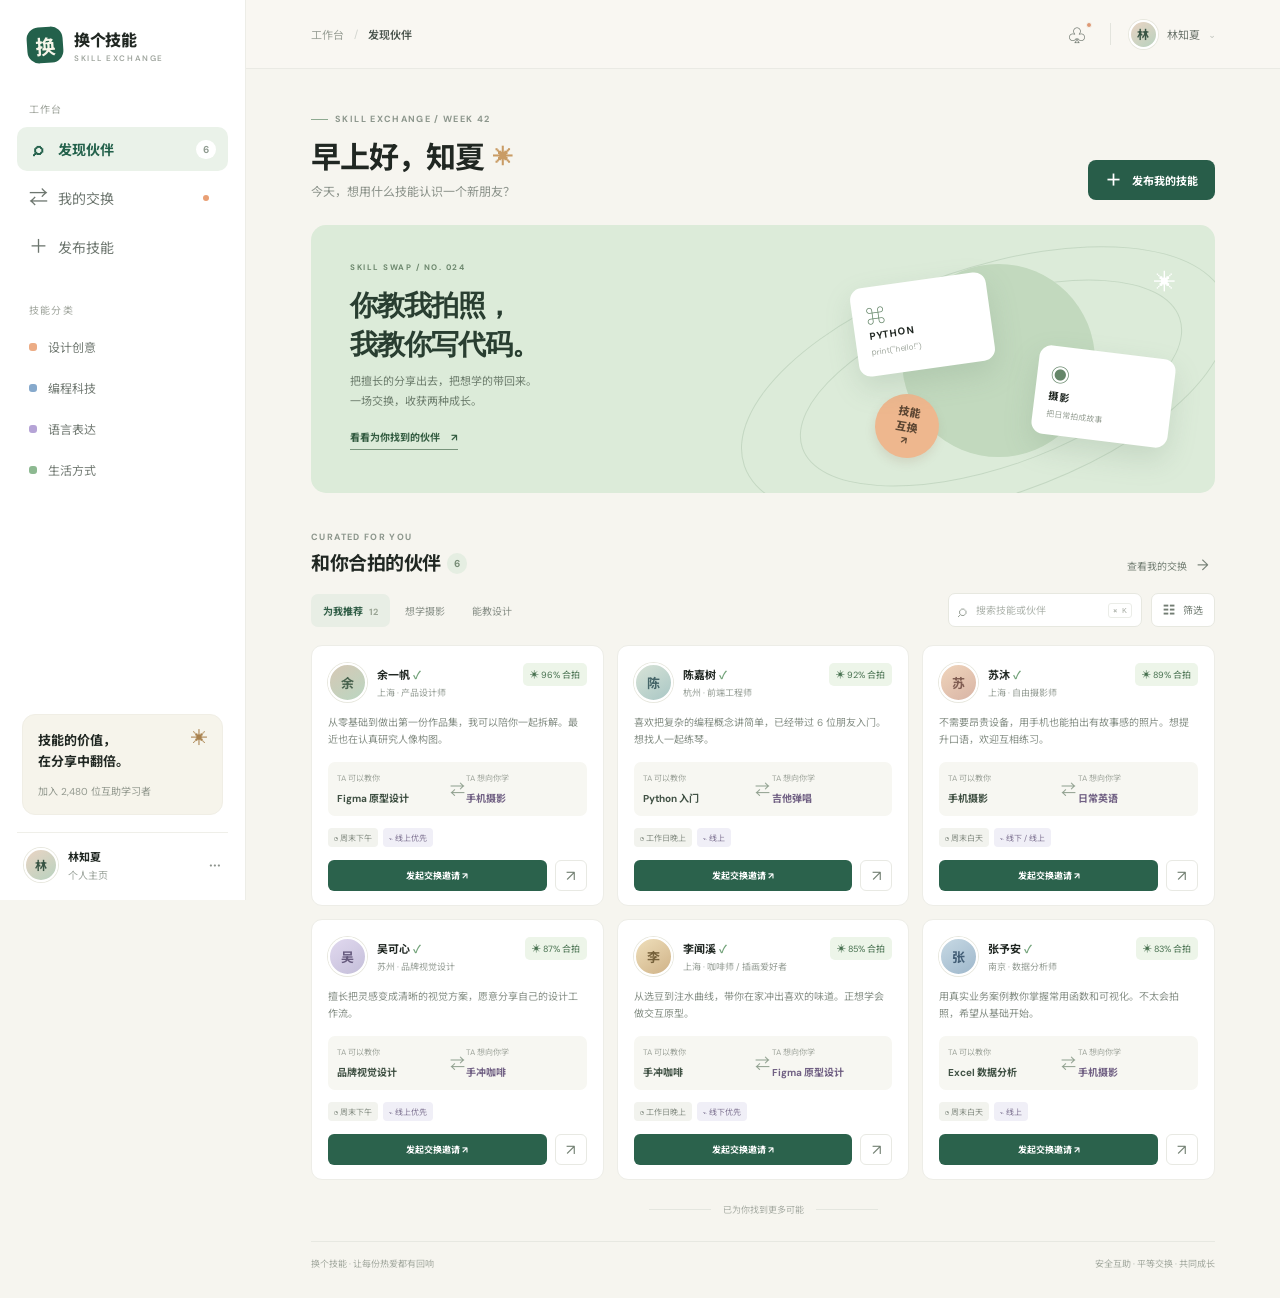
<file: index.html>
<!doctype html>
<html lang="zh-CN">
<head>
  <meta charset="UTF-8">
  <meta name="viewport" content="width=device-width, initial-scale=1">
  <meta name="theme-color" content="#f6f5ef">
  <title>换个技能 · 让擅长的遇见想学的</title>
  <link rel="preconnect" href="https://fonts.googleapis.com">
  <link rel="preconnect" href="https://fonts.gstatic.com" crossorigin>
  <link href="https://fonts.googleapis.com/css2?family=DM+Sans:wght@400;500;600;700&family=Noto+Sans+SC:wght@400;500;600;700;800&display=swap" rel="stylesheet">
  <link rel="stylesheet" href="styles.css">
</head>
<body>
  <div class="app-shell">
    <aside class="sidebar">
      <a class="brand" href="#discover" aria-label="换个技能首页"><span class="brand-mark">换</span><span>换个技能<small>SKILL EXCHANGE</small></span></a>
      <div class="side-label">工作台</div>
      <nav class="side-nav" aria-label="主导航">
        <button class="nav-item active" data-page="discover"><span class="nav-icon">⌕</span>发现伙伴 <span class="nav-count">12</span></button>
        <button class="nav-item" data-page="exchanges"><span class="nav-icon">⇄</span>我的交换 <span class="nav-dot"></span></button>
        <button class="nav-item" data-page="publish"><span class="nav-icon">＋</span>发布技能</button>
      </nav>
      <div class="side-label explore-label">技能分类</div>
      <div class="category-list">
        <button data-category="设计创意"><i class="category-dot peach"></i>设计创意</button>
        <button data-category="编程科技"><i class="category-dot blue"></i>编程科技</button>
        <button data-category="语言表达"><i class="category-dot lilac"></i>语言表达</button>
        <button data-category="生活方式"><i class="category-dot green"></i>生活方式</button>
      </div>
      <div class="sidebar-bottom">
        <div class="community-note"><span class="spark">✳</span><b>技能的价值，<br>在分享中翻倍。</b><small>加入 2,480 位互助学习者</small></div>
        <button class="profile-mini" data-page="profile"><span class="avatar avatar-me">林</span><span><b>林知夏</b><small>个人主页</small></span><span class="more">···</span></button>
      </div>
    </aside>

    <main class="main-area">
      <header class="topbar">
        <div class="crumb"><span>工作台</span><b>/</b><strong id="crumb-current">发现伙伴</strong></div>
        <div class="top-actions"><button class="icon-button" aria-label="通知">♧<i></i></button><span class="top-divider"></span><span class="top-user"><span class="avatar avatar-me">林</span><span>林知夏</span><span class="chevron">⌄</span></span></div>
      </header>

      <section class="page active" id="page-discover">
        <div class="welcome-row"><div><div class="eyebrow"><span class="eyebrow-line"></span>SKILL EXCHANGE / WEEK 42</div><h1>早上好，知夏 <span class="wave">✳</span></h1><p>今天，想用什么技能认识一个新朋友？</p></div><button class="button button-dark" data-page="publish"><span>＋</span> 发布我的技能</button></div>
        <section class="hero-card">
          <div class="hero-copy"><span class="hero-kicker">SKILL SWAP / NO. 024</span><h2>你教我拍照，<br>我教你写代码。</h2><p>把擅长的分享出去，把想学的带回来。<br>一场交换，收获两种成长。</p><button class="hero-cta" data-scroll="matches">看看为你找到的伙伴 <span>↗</span></button></div>
          <div class="hero-art" aria-hidden="true"><div class="orbit orbit-one"></div><div class="orbit orbit-two"></div><div class="art-sun"></div><div class="art-card art-code"><span>⌘</span><b>PYTHON</b><small>print("hello!")</small></div><div class="art-card art-camera"><span>◉</span><b>摄影</b><small>把日常拍成故事</small></div><div class="art-sticker">技能<br>互换 <span>↗</span></div><div class="art-sparkle">✳</div></div>
        </section>
        <div class="section-title-row" id="matches"><div><div class="eyebrow">CURATED FOR YOU</div><h2>和你合拍的伙伴 <span class="result-num">12</span></h2></div><button class="text-button" data-page="exchanges">查看我的交换 <span>→</span></button></div>
        <div class="filter-row"><div class="filter-tabs"><button class="filter-tab selected" data-filter="all">为我推荐 <span>12</span></button><button class="filter-tab" data-filter="teach">想学摄影</button><button class="filter-tab" data-filter="learn">能教设计</button></div><label class="search-box"><span>⌕</span><input id="search-input" type="search" placeholder="搜索技能或伙伴"><kbd>⌘ K</kbd></label><button class="filter-button" id="filter-button">☷ <span>筛选</span></button></div>
        <div class="match-grid" id="match-grid"></div>
        <div class="load-row"><span></span><small>已为你找到更多可能</small><span></span></div>
        <footer class="page-footer"><span>换个技能 · 让每份热爱都有回响</span><span>安全互助 · 平等交换 · 共同成长</span></footer>
      </section>

      <section class="page" id="page-exchanges">
        <div class="page-heading"><div><div class="eyebrow"><span class="eyebrow-line"></span>YOUR LEARNING JOURNEY</div><h1>我的交换</h1><p>每一次互相成就，都从一个小小的约定开始。</p></div><button class="button button-dark" data-page="publish"><span>＋</span> 发布技能</button></div>
        <div class="stats-row"><div class="stat-card"><span>进行中的交换</span><b>02</b><small>本周安排了 3 次学习</small></div><div class="stat-card"><span>等待回应</span><b>03</b><small>新的连接正在发生</small></div><div class="stat-card"><span>累计互助时长</span><b>8.5<em>小时</em></b><small>比上个月多了 2 小时</small></div></div>
        <div class="section-title-row exchange-heading"><div><div class="eyebrow">KEEP THE MOMENTUM</div><h2>交换进度</h2></div></div>
        <div class="exchange-tabs"><button class="exchange-tab selected" data-state="active">进行中 <span>2</span></button><button class="exchange-tab" data-state="pending">待回应 <span>3</span></button><button class="exchange-tab" data-state="done">已完成 <span>4</span></button></div>
        <div id="exchange-list" class="exchange-list"></div>
      </section>

      <section class="page" id="page-publish">
        <div class="page-heading"><div><div class="eyebrow"><span class="eyebrow-line"></span>GIVE A LITTLE, LEARN A LOT</div><h1>发布你的技能</h1><p>你不需要是专家，只要比对方多走过几步。</p></div><div class="step-indicator"><span class="step-current">01</span><span class="step-line"></span><span>02</span><span class="step-line"></span><span>03</span></div></div>
        <div class="publish-layout"><form id="publish-form" class="publish-form"><div class="form-card"><div class="form-section-heading"><span class="form-icon peach-bg">↗</span><div><h2>我可以教</h2><p>分享你愿意带别人入门的技能</p></div><span class="required">必填</span></div><label class="field-label">技能名称 <span>*</span></label><div class="skill-input-wrap"><span>✳</span><input required name="teach" placeholder="例如：手机摄影、Excel 数据分析"></div><div class="suggestion-chips"><button type="button" data-fill="teach" data-value="手机摄影">手机摄影</button><button type="button" data-fill="teach" data-value="Figma 原型设计">Figma 原型设计</button><button type="button" data-fill="teach" data-value="Python 入门">Python 入门</button></div><label class="field-label">你的熟练程度</label><div class="level-options"><label><input type="radio" name="teachLevel" value="入门" checked><span>刚刚上手</span></label><label><input type="radio" name="teachLevel" value="熟练"><span>熟练应用</span></label><label><input type="radio" name="teachLevel" value="擅长"><span>经验丰富</span></label></div><label class="field-label">你能带对方做到什么？</label><textarea name="teachDesc" placeholder="例如：从构图和光线开始，带你拍出第一组满意的街拍照片。" rows="3"></textarea></div>
          <div class="form-card"><div class="form-section-heading"><span class="form-icon lilac-bg">↓</span><div><h2>我想学</h2><p>告诉伙伴你最近好奇的事</p></div><span class="optional">可选</span></div><label class="field-label">想学习的技能</label><div class="skill-input-wrap"><span>⌕</span><input name="learn" placeholder="例如：吉他弹唱、日常英语"></div><div class="suggestion-chips"><button type="button" data-fill="learn" data-value="吉他弹唱">吉他弹唱</button><button type="button" data-fill="learn" data-value="日常英语">日常英语</button><button type="button" data-fill="learn" data-value="烘焙甜点">烘焙甜点</button></div><label class="field-label">希望的交换方式</label><div class="format-options"><label><input type="radio" name="format" value="线上" checked><span>⌁ 线上视频</span></label><label><input type="radio" name="format" value="线下"><span>⌖ 线下见面</span></label><label><input type="radio" name="format" value="都可以"><span>✳ 都可以</span></label></div></div>
          <div class="form-card availability-card"><div class="form-section-heading"><span class="form-icon green-bg">◷</span><div><h2>什么时候方便？</h2><p>让匹配更容易发生</p></div></div><div class="availability-options"><label><input type="checkbox" name="time" value="工作日晚上"><span>工作日晚上</span></label><label><input type="checkbox" name="time" value="周末白天"><span>周末白天</span></label><label><input type="checkbox" name="time" value="周末晚上"><span>周末晚上</span></label></div></div><div class="form-actions"><button class="button button-light" type="button" data-page="discover">先逛逛</button><button class="button button-dark" type="submit">发布并寻找伙伴 <span>→</span></button></div></form>
          <aside class="publish-aside"><div class="preview-card"><div class="preview-label">伙伴会看到</div><div class="preview-person"><span class="avatar avatar-me">林</span><span><b>林知夏</b><small>上海 · 线上优先</small></span><span class="verified">✓</span></div><div class="preview-skills"><small>我可以教</small><div id="preview-teach" class="preview-skill teach-skill">你的技能会显示在这里</div><small>我想学</small><div id="preview-learn" class="preview-skill learn-skill">添加想学的技能（可选）</div></div><div class="preview-match"><span>✳</span><div><b>填写越具体，匹配越合拍</b><small>说说你的经验和期待吧</small></div></div></div><div class="trust-note"><span>♡</span><p><b>友好提醒</b><br>互换以平等自愿为原则。先通过站内消息沟通，确认期待和安排，再开始第一次体验。</p></div></aside></div>
      </section>

      <section class="page" id="page-profile"><div class="page-heading"><div><div class="eyebrow">YOUR PROFILE</div><h1>个人主页</h1><p>让伙伴认识真实的你。</p></div></div><div class="profile-panel"><span class="avatar avatar-me large">林</span><div><h2>林知夏</h2><p>上海 · 设计爱好者 · 线上优先</p><div class="skill-pills"><span>可教：Figma 原型设计</span><span>想学：手机摄影</span></div></div><button class="button button-light" id="edit-profile">编辑资料</button></div></section>
    </main>
  </div>
  <dialog id="match-dialog" class="match-dialog"><button class="dialog-close" aria-label="关闭">×</button><div id="dialog-content"></div></dialog>
  <dialog id="invite-dialog" class="invite-dialog"><button class="dialog-close" aria-label="关闭">×</button><div id="invite-content"></div></dialog>
  <div class="toast" id="toast" role="status"></div>
  <script src="app.js"></script>
</body>
</html>
</file>
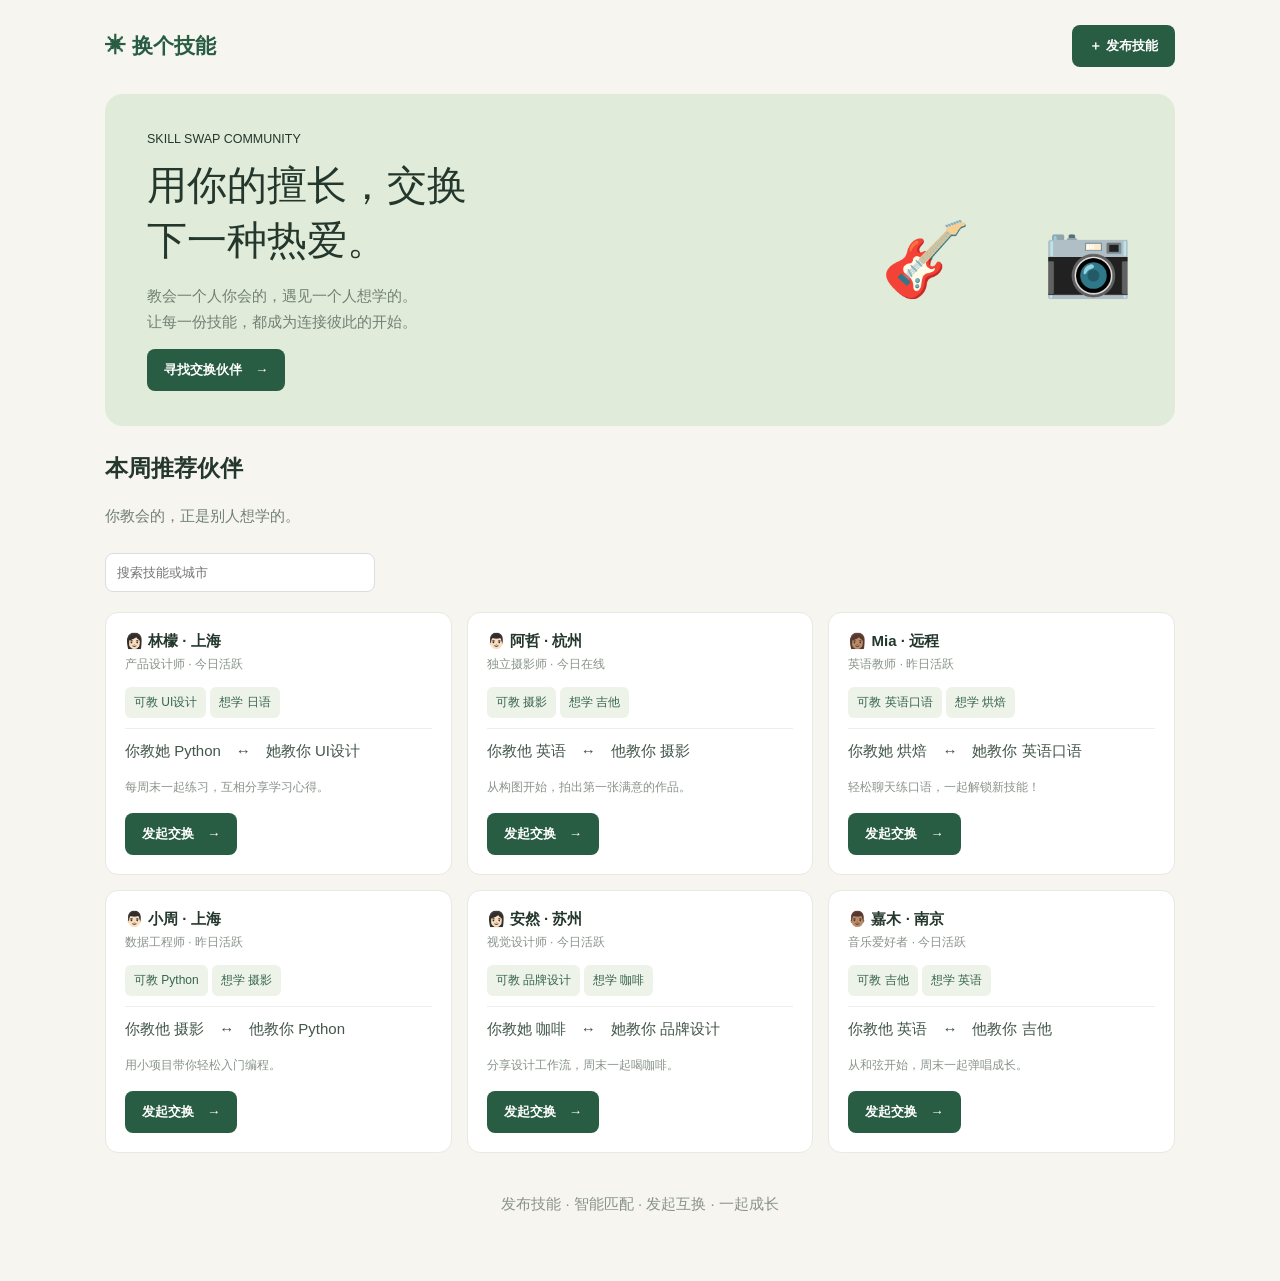
<file: previous-demo.html>
<!doctype html><html lang="zh-CN"><meta charset="utf-8"><meta name="viewport" content="width=device-width,initial-scale=1"><title>换个技能｜技能互换社区</title><style>*{box-sizing:border-box}body{margin:0;background:#f6f5ef;color:#24372d;font:15px Arial,"Noto Sans SC",sans-serif}.wrap{max-width:1120px;margin:auto;padding:25px}.head{display:flex;justify-content:space-between;align-items:center}.logo{font-size:21px;color:#285c43;font-weight:bold}button{border:0;border-radius:8px;padding:12px 17px;background:#285c43;color:white;cursor:pointer;font-weight:bold}.hero{margin:27px 0;background:#e0ebd9;border-radius:18px;padding:35px 42px;display:flex;justify-content:space-between;align-items:center;min-height:220px}.hero h1{font:40px Georgia,serif;margin:12px 0}.sub{color:#718074;line-height:1.7}.grid{display:grid;grid-template-columns:repeat(3,1fr);gap:15px}.card{background:white;border:1px solid #e7e9e2;border-radius:13px;padding:19px}.person{font-weight:bold}.meta,.muted{color:#89938a;font-size:12px;margin-top:5px}.tag{display:inline-block;background:#edf3e9;color:#37654a;padding:7px 9px;border-radius:6px;margin:14px 4px 10px 0;font-size:12px}.swap{border-top:1px solid #eee;padding:13px 0;color:#43564a}.muted{margin-bottom:17px}.search{padding:11px;border:1px solid #ddd;border-radius:8px;margin:10px 0 20px;width:270px}.foot{text-align:center;color:#89938a;padding:27px}@media(max-width:700px){.grid{grid-template-columns:1fr}.wrap{padding:15px}.hero{padding:25px}.hero h1{font-size:30px}}</style><div class="wrap"><header class="head"><div class="logo">✳ 换个技能</div><button onclick="publish()">＋ 发布技能</button></header><section class="hero"><div><small>SKILL SWAP COMMUNITY</small><h1>用你的擅长，交换<br>下一种热爱。</h1><p class="sub">教会一个人你会的，遇见一个人想学的。<br>让每一份技能，都成为连接彼此的开始。</p><button onclick="document.querySelector('#matches').scrollIntoView()">寻找交换伙伴　→</button></div><div style="font-size:72px">🎸　📷</div></section><h2 id="matches">本周推荐伙伴</h2><p class="sub">你教会的，正是别人想学的。</p><input class="search" placeholder="搜索技能或城市" oninput="find()"><div class="grid"><article class="card"><div class="person">👩🏻 林檬 · 上海</div><div class="meta">产品设计师 · 今日活跃</div><span class="tag">可教 UI设计</span><span class="tag">想学 日语</span><div class="swap">你教她 Python　↔　她教你 UI设计</div><p class="muted">每周末一起练习，互相分享学习心得。</p><button onclick="invite()">发起交换　→</button></article><article class="card"><div class="person">👨🏻 阿哲 · 杭州</div><div class="meta">独立摄影师 · 今日在线</div><span class="tag">可教 摄影</span><span class="tag">想学 吉他</span><div class="swap">你教他 英语　↔　他教你 摄影</div><p class="muted">从构图开始，拍出第一张满意的作品。</p><button onclick="invite()">发起交换　→</button></article><article class="card"><div class="person">👩🏽 Mia · 远程</div><div class="meta">英语教师 · 昨日活跃</div><span class="tag">可教 英语口语</span><span class="tag">想学 烘焙</span><div class="swap">你教她 烘焙　↔　她教你 英语口语</div><p class="muted">轻松聊天练口语，一起解锁新技能！</p><button onclick="invite()">发起交换　→</button></article><article class="card"><div class="person">👨🏻 小周 · 上海</div><div class="meta">数据工程师 · 昨日活跃</div><span class="tag">可教 Python</span><span class="tag">想学 摄影</span><div class="swap">你教他 摄影　↔　他教你 Python</div><p class="muted">用小项目带你轻松入门编程。</p><button onclick="invite()">发起交换　→</button></article><article class="card"><div class="person">👩🏻 安然 · 苏州</div><div class="meta">视觉设计师 · 今日活跃</div><span class="tag">可教 品牌设计</span><span class="tag">想学 咖啡</span><div class="swap">你教她 咖啡　↔　她教你 品牌设计</div><p class="muted">分享设计工作流，周末一起喝咖啡。</p><button onclick="invite()">发起交换　→</button></article><article class="card"><div class="person">👨🏽 嘉木 · 南京</div><div class="meta">音乐爱好者 · 今日活跃</div><span class="tag">可教 吉他</span><span class="tag">想学 英语</span><div class="swap">你教他 英语　↔　他教你 吉他</div><p class="muted">从和弦开始，周末一起弹唱成长。</p><button onclick="invite()">发起交换　→</button></article></div><p class="foot">发布技能 · 智能匹配 · 发起互换 · 一起成长</p></div><script>function find(){let q=document.querySelector('.search').value.toLowerCase();document.querySelectorAll('.card').forEach(c=>c.hidden=!c.innerText.toLowerCase().includes(q))}function invite(){alert('交换邀请已发出！')}function publish(){let s=prompt('你擅长什么技能？');if(s)alert('已发布「'+s+'」，正在为你匹配伙伴！')}</script></html>
</file>
<file: styles.css>
:root{--ink:#202722;--muted:#7c847d;--line:#e9e9e2;--paper:#f6f5ef;--white:#fff;--green:#23614b;--mint:#d8eadb;--peach:#f1b18c;--lilac:#e3ddf2;--serif:Georgia,'Noto Serif SC',serif}*{box-sizing:border-box}html{scroll-behavior:smooth}body{margin:0;background:var(--paper);color:var(--ink);font-family:'DM Sans','Noto Sans SC',sans-serif;font-size:14px}button,input,textarea{font:inherit}button{color:inherit}.app-shell{min-height:100vh}.sidebar{position:fixed;inset:0 auto 0 0;width:246px;background:#fff;border-right:1px solid #edede7;padding:27px 17px 18px;display:flex;flex-direction:column;z-index:5}.brand{display:flex;align-items:center;gap:11px;text-decoration:none;color:var(--ink);font-weight:800;font-size:16px;letter-spacing:-.3px;padding:0 10px 38px}.brand-mark{width:36px;height:36px;border-radius:12px;background:var(--green);color:#f7f5e9;display:grid;place-items:center;font-size:20px;font-weight:700;transform:rotate(-4deg)}.brand small{display:block;color:#a0a69f;font-size:8px;letter-spacing:1.65px;margin-top:2px;font-weight:600}.side-label{font-size:10px;text-transform:uppercase;letter-spacing:1.2px;color:#a1a69e;padding:0 12px 11px}.side-nav{display:grid;gap:5px}.nav-item{width:100%;border:0;background:transparent;padding:12px 12px;border-radius:10px;text-align:left;display:flex;align-items:center;gap:12px;color:#6d766f;cursor:pointer;transition:.18s}.nav-item:hover,.category-list button:hover{background:#f6f7f3}.nav-item.active{color:var(--green);background:#eaf2e9;font-weight:700}.nav-icon{width:17px;font-size:19px;text-align:center;line-height:14px}.nav-count{margin-left:auto;font-size:10px;color:#8f9b90;background:#fff;border-radius:10px;padding:3px 7px}.nav-dot{width:6px;height:6px;background:#e99f74;border-radius:50%;margin-left:auto;margin-right:7px}.explore-label{margin-top:33px}.category-list{display:grid;gap:3px}.category-list button{border:0;background:transparent;text-align:left;padding:10px 12px;border-radius:9px;color:#737b74;display:flex;gap:11px;align-items:center;cursor:pointer;font-size:12px}.category-dot{width:8px;height:8px;border-radius:3px}.peach{background:#ecac85}.blue{background:#86a9cc}.lilac{background:#b5a3d6}.green{background:#8db991}.sidebar-bottom{margin-top:auto}.community-note{margin:0 5px 17px;background:#f6f4eb;border:1px solid #f0eee5;border-radius:13px;padding:16px 15px;position:relative}.community-note b{font-size:13px;line-height:1.6;display:block}.community-note small{font-size:10px;color:#92988e;display:block;margin-top:10px}.spark{position:absolute;right:14px;top:12px;color:#a8814d;font-size:17px}.profile-mini{display:flex;align-items:center;gap:10px;border:0;border-top:1px solid #efefe9;padding:15px 7px 0;background:transparent;width:100%;text-align:left;cursor:pointer}.profile-mini b,.profile-mini small{display:block}.profile-mini b{font-size:11px}.profile-mini small{font-size:10px;color:#98a098;margin-top:3px}.more{margin-left:auto;color:#8d938d;font-size:19px}.avatar{width:34px;height:34px;border-radius:50%;display:inline-grid;place-items:center;flex:none;font-weight:700;font-size:12px;color:#4f6550;background:linear-gradient(145deg,#e5d8c1,#bdd1bd);border:2px solid #fff;box-shadow:0 0 0 1px #e8e8df}.avatar-me{background:linear-gradient(145deg,#ead4c4,#b8d2bf);color:#385444}.main-area{margin-left:246px;min-height:100vh}.topbar{height:69px;border-bottom:1px solid #eaeae4;display:flex;align-items:center;justify-content:space-between;padding:0 6.3%;background:rgba(250,249,244,.76)}.crumb{font-size:11px;color:#9ba198;display:flex;gap:10px;align-items:center}.crumb b{font-weight:400;color:#d2d5cf}.crumb strong{color:#4b554e;font-weight:600}.top-actions{display:flex;align-items:center;gap:18px;color:#6f776f}.icon-button{border:0;background:transparent;font-size:18px;position:relative;cursor:pointer}.icon-button i{position:absolute;right:0;top:2px;width:6px;height:6px;background:#de9874;border:1px solid var(--paper);border-radius:50%}.top-divider{height:22px;border-left:1px solid #e3e4dd}.top-user{display:flex;align-items:center;gap:9px;font-size:11px}.top-user .avatar{width:29px;height:29px}.chevron{color:#a3aaa2}.page{display:none;max-width:1250px;margin:0 auto;padding:44px 6.3% 28px}.page.active{display:block;animation:enter .28s ease}@keyframes enter{from{opacity:0;transform:translateY(5px)}to{opacity:1;transform:none}}.welcome-row,.page-heading{display:flex;justify-content:space-between;align-items:flex-end;margin-bottom:25px}.eyebrow{font-size:9px;letter-spacing:1.35px;color:#8c968c;font-weight:700}.eyebrow-line{display:inline-block;width:17px;border-top:1px solid #8eaa91;vertical-align:middle;margin-right:7px}.welcome-row h1,.page-heading h1{font-size:30px;letter-spacing:-1.2px;margin:8px 0 5px;font-weight:700}.welcome-row p,.page-heading p{margin:0;color:#8b928a;font-size:12px}.wave{font-size:20px;color:#c99c65;vertical-align:4px;margin-left:3px}.button{border:0;border-radius:8px;padding:12px 17px;font-size:11px;font-weight:700;display:inline-flex;align-items:center;gap:10px;cursor:pointer;transition:transform .15s,background .15s}.button:hover{transform:translateY(-1px)}.button-dark{background:#285d49;color:white}.button-dark:hover{background:#1c4c39}.button-dark span{font-size:17px;line-height:10px}.button-light{border:1px solid #e4e6de;background:#fff;color:#46544a}.hero-card{height:268px;border-radius:15px;background:#dcebd9;overflow:hidden;position:relative;display:flex;margin-bottom:38px}.hero-copy{position:relative;z-index:2;padding:31px 39px}.hero-kicker{font-size:8px;letter-spacing:1.5px;font-weight:700;color:#6d886e}.hero-copy h2{font-family:var(--serif);font-size:28px;line-height:1.38;letter-spacing:-1px;margin:13px 0 8px;color:#293e31}.hero-copy p{font-size:11px;line-height:1.8;color:#6d7d6d;margin:0 0 15px}.hero-cta{background:transparent;border:0;border-bottom:1px solid #78947b;padding:0 0 5px;color:#335c41;font-size:10px;cursor:pointer;font-weight:700}.hero-cta span{margin-left:9px}.hero-art{position:absolute;inset:0 0 0 45%;overflow:hidden}.orbit{position:absolute;border:1px solid rgba(72,111,79,.16);border-radius:50%;transform:rotate(-19deg)}.orbit-one{width:510px;height:230px;right:-25px;top:43px}.orbit-two{width:400px;height:170px;right:24px;top:73px}.art-sun{position:absolute;width:193px;height:193px;border-radius:50%;background:#c2d9be;right:120px;top:39px}.art-card{position:absolute;z-index:1;width:137px;height:89px;border-radius:12px;background:#fff;box-shadow:0 12px 28px #75937938;padding:14px 14px;transform:rotate(-8deg);display:flex;flex-direction:column}.art-card span{font-size:19px;color:#658669}.art-card b{font-size:10px;letter-spacing:1px}.art-card small{font-size:8px;color:#9da59b;margin-top:5px}.art-code{top:55px;right:224px}.art-camera{top:127px;right:43px;transform:rotate(7deg)}.art-sticker{position:absolute;right:276px;top:169px;background:#eeb78e;color:#5f4834;width:64px;height:64px;display:grid;place-content:center;text-align:center;border-radius:50%;font-size:11px;font-weight:800;line-height:1.3;transform:rotate(10deg);box-shadow:0 5px 10px #9b785c2b}.art-sticker span{font-size:10px}.art-sparkle{position:absolute;right:39px;top:43px;color:#fff;font-size:22px}.section-title-row{display:flex;align-items:flex-end;justify-content:space-between;margin-bottom:17px}.section-title-row h2{font-size:19px;letter-spacing:-.5px;margin:5px 0 0}.result-num{font-size:10px;color:#778c76;background:#e5eee2;padding:4px 7px;border-radius:10px;vertical-align:3px;margin-left:3px}.text-button{border:0;background:none;color:#768176;font-size:10px;cursor:pointer}.text-button span{font-size:15px;margin-left:7px}.filter-row{display:flex;align-items:center;gap:9px;margin-bottom:18px}.filter-tabs{display:flex;gap:3px;align-items:center;flex:1}.filter-tab{border:0;background:transparent;color:#8a9189;padding:9px 12px;border-radius:7px;font-size:10px;cursor:pointer}.filter-tab.selected{background:#e8eee5;color:#315e47;font-weight:700}.filter-tab span{font-size:9px;color:#99a494;margin-left:4px}.search-box{height:34px;width:194px;border:1px solid #e7e8e0;border-radius:7px;background:#fff;display:flex;align-items:center;padding:0 9px;gap:7px;color:#9ba39a}.search-box>span{font-size:17px}.search-box input{width:100%;border:0;outline:0;font-size:10px;color:var(--ink);background:transparent}.search-box input::placeholder{color:#aeb4ad}.search-box kbd{font-size:8px;white-space:nowrap;border:1px solid #ebede8;border-radius:3px;padding:2px 4px;color:#a9aea6}.filter-button{height:34px;border:1px solid #e7e8e0;background:#fff;color:#727d73;border-radius:7px;padding:0 11px;font-size:12px;cursor:pointer}.filter-button span{font-size:10px;margin-left:5px}.match-grid{display:grid;grid-template-columns:repeat(3,minmax(0,1fr));gap:13px}.match-card{background:#fff;border:1px solid #ededE7;border-radius:11px;padding:17px 16px 14px;min-width:0;transition:transform .18s,box-shadow .18s,border-color .18s}.match-card:hover{transform:translateY(-3px);box-shadow:0 9px 22px #3248320d;border-color:#dce5d9}.match-top{display:flex;align-items:center;gap:10px}.match-top .avatar{width:39px;height:39px;font-size:13px}.match-name{min-width:0}.match-name b{display:block;font-size:11px}.match-name small{display:block;color:#969e96;font-size:9px;margin-top:4px}.online-dot{width:6px;height:6px;background:#6bb17f;border-radius:50%;display:inline-block;margin-right:4px}.match-score{margin-left:auto;align-self:flex-start;font-size:9px;color:#47704f;background:#edf5e9;border-radius:5px;padding:5px 7px;white-space:nowrap}.match-bio{font-size:10px;line-height:1.65;color:#879087;margin:13px 0 14px;min-height:31px}.swap-box{display:grid;grid-template-columns:1fr 18px 1fr;align-items:center;background:#f7f7f2;border-radius:7px;padding:10px 9px;margin-bottom:12px}.swap-col small{display:block;color:#a0a69d;font-size:8px;margin-bottom:5px}.swap-col b{font-size:10px;color:#405144}.swap-col.learn b{color:#716184}.swap-arrow{color:#92a291;text-align:center;font-size:15px}.tag-row{display:flex;gap:5px;margin:0 0 13px}.tag{font-size:8px;border-radius:4px;padding:4px 6px;background:#f2f3ee;color:#858d83}.tag.online{background:#f0eff7;color:#817694}.match-actions{display:flex;align-items:center;gap:8px}.invite-button{flex:1;border:0;border-radius:6px;background:#2b624c;color:#fff;height:31px;font-size:9px;font-weight:700;cursor:pointer}.invite-button:hover{background:#1d4d39}.detail-button{width:32px;height:31px;border:1px solid #e8e9e3;background:#fff;border-radius:6px;font-size:15px;color:#738073;cursor:pointer}.load-row{display:flex;align-items:center;justify-content:center;gap:12px;margin:23px 0 25px;color:#a7aca4}.load-row span{width:62px;border-top:1px solid #e4e6df}.load-row small{font-size:9px}.page-footer{border-top:1px solid #e7e8e1;padding-top:15px;display:flex;justify-content:space-between;font-size:9px;color:#a3a99f}.page-heading{align-items:center;margin-bottom:28px}.page-heading h1{font-size:31px}.step-indicator{display:flex;align-items:center;gap:8px;color:#b3b9b1;font-size:10px}.step-current{color:#fff;background:#2d654d;width:23px;height:23px;border-radius:50%;display:grid;place-items:center;font-size:9px}.step-line{width:23px;border-top:1px solid #dfe3dc}.stats-row{display:grid;grid-template-columns:repeat(3,1fr);gap:13px;margin:5px 0 38px}.stat-card{background:#fff;border:1px solid #edeee8;border-radius:10px;padding:16px 18px}.stat-card>span{display:block;color:#8e968d;font-size:10px}.stat-card>b{display:block;font-size:25px;margin:7px 0 5px;letter-spacing:-.5px}.stat-card em{font-style:normal;font-size:11px;font-weight:500;margin-left:3px}.stat-card small{color:#a2a89f;font-size:9px}.exchange-heading{margin-bottom:14px}.exchange-tabs{display:flex;gap:23px;border-bottom:1px solid #e3e5de;margin-bottom:14px}.exchange-tab{border:0;background:transparent;padding:0 1px 11px;color:#92998f;font-size:10px;cursor:pointer;position:relative}.exchange-tab.selected{color:#315d47;font-weight:700}.exchange-tab.selected:after{content:'';position:absolute;bottom:-1px;left:0;right:0;border-bottom:2px solid #3e7557}.exchange-tab span{margin-left:4px;color:#9ca398}.exchange-list{display:grid;gap:10px}.exchange-card{background:#fff;border:1px solid #ebede6;border-radius:10px;padding:15px 17px;display:grid;grid-template-columns:minmax(180px,1fr) minmax(200px,1.2fr) auto;align-items:center;gap:16px}.exchange-person{display:flex;align-items:center;gap:10px}.exchange-person .avatar{width:38px;height:38px}.exchange-person b{display:block;font-size:11px}.exchange-person small{display:block;color:#98a097;font-size:9px;margin-top:4px}.exchange-what{display:flex;align-items:center;gap:12px;background:#f7f7f3;border-radius:7px;padding:9px 12px}.exchange-what div{flex:1}.exchange-what small{display:block;color:#a1a79e;font-size:8px;margin-bottom:4px}.exchange-what b{font-size:10px}.exchange-what .swap-arrow{flex:none}.exchange-meta{display:flex;align-items:center;gap:11px}.status-pill{border-radius:5px;padding:5px 8px;font-size:9px;color:#557650;background:#edf4e9;white-space:nowrap}.status-pill.pending{background:#fbf1e5;color:#a37841}.status-pill.done{background:#f0f0ee;color:#8b908a}.exchange-time{color:#9ca39b;font-size:9px;white-space:nowrap}.small-action{border:1px solid #e5e8e0;background:white;border-radius:6px;padding:7px 9px;font-size:9px;white-space:nowrap;cursor:pointer}.small-action:hover{border-color:#8cac8c;color:#315e47}.publish-layout{display:grid;grid-template-columns:minmax(0,1.5fr) minmax(220px,.72fr);gap:18px;align-items:start}.publish-form{display:grid;gap:12px}.form-card{background:#fff;border:1px solid #eceee7;border-radius:11px;padding:20px 21px}.form-section-heading{display:flex;align-items:center;gap:11px;margin-bottom:21px}.form-icon{width:34px;height:34px;border-radius:9px;display:grid;place-items:center;font-size:18px}.peach-bg{background:#fbede3;color:#b97951}.lilac-bg{background:#f0ebf8;color:#8a76a7}.green-bg{background:#e8f2e8;color:#588060}.form-section-heading h2{font-size:13px;margin:0 0 4px}.form-section-heading p{margin:0;color:#9ba198;font-size:9px}.required,.optional{margin-left:auto;font-size:9px;color:#bb7955}.optional{color:#a0a69d}.field-label{display:block;font-size:10px;font-weight:700;color:#5e695f;margin:15px 0 8px}.field-label span{color:#df8a68}.skill-input-wrap{height:40px;border:1px solid #e6e9e1;border-radius:7px;display:flex;align-items:center;gap:9px;padding:0 12px;color:#9bae9a}.skill-input-wrap:focus-within{border-color:#83a589;box-shadow:0 0 0 3px #e7f0e5}.skill-input-wrap input{flex:1;min-width:0;border:0;outline:0;font-size:10px;background:transparent;color:#465249}.skill-input-wrap input::placeholder{color:#b4bab2}.suggestion-chips{display:flex;gap:6px;flex-wrap:wrap;margin-top:8px}.suggestion-chips button{border:1px solid #e8ebe4;border-radius:5px;background:#fff;color:#91998f;font-size:8px;padding:5px 8px;cursor:pointer}.suggestion-chips button:hover{color:#42694c;border-color:#a8c0a6}.level-options,.format-options{display:flex;gap:7px}.level-options label,.format-options label{flex:1}.level-options input,.format-options input,.availability-options input{position:absolute;opacity:0;pointer-events:none}.level-options span,.format-options span{display:block;text-align:center;border:1px solid #e8eae3;border-radius:6px;padding:9px 5px;font-size:9px;color:#858e84;cursor:pointer}.level-options input:checked+span,.format-options input:checked+span{border-color:#8eae92;background:#f1f6ef;color:#42694c;font-weight:700}.form-card textarea{width:100%;resize:vertical;border:1px solid #e6e9e1;border-radius:7px;padding:11px 12px;outline:0;font-size:10px;color:#4c584e;line-height:1.7}.form-card textarea:focus{border-color:#83a589;box-shadow:0 0 0 3px #e7f0e5}.form-card textarea::placeholder{color:#b1b8af}.availability-options{display:flex;gap:7px}.availability-options span{display:block;border:1px solid #e8eae3;border-radius:6px;padding:9px 10px;font-size:9px;color:#858e84;cursor:pointer}.availability-options input:checked+span{border-color:#8eae92;background:#f1f6ef;color:#42694c}.form-actions{display:flex;justify-content:flex-end;gap:8px;padding:2px 0}.form-actions .button{padding:12px 16px}.publish-aside{position:sticky;top:22px;display:grid;gap:12px}.preview-card{background:#fff;border:1px solid #e9ebe4;border-radius:11px;padding:17px}.preview-label{font-size:9px;color:#a1a79e;letter-spacing:.4px;margin-bottom:14px}.preview-person{display:flex;align-items:center;gap:9px;border-bottom:1px solid #f0f1ec;padding-bottom:13px}.preview-person .avatar{width:36px;height:36px}.preview-person b{display:block;font-size:10px}.preview-person small{display:block;font-size:8px;color:#a0a69e;margin-top:4px}.verified{margin-left:auto;width:17px;height:17px;display:grid;place-items:center;border-radius:50%;color:#fff;background:#78a47b;font-size:10px}.preview-skills{padding:13px 0}.preview-skills>small{display:block;font-size:8px;color:#a2a89f;margin:4px 0}.preview-skill{font-size:9px;padding:8px 9px;border-radius:5px;margin-bottom:9px}.teach-skill{background:#f9eee6;color:#a5795e}.learn-skill{background:#f0edf7;color:#827693}.preview-match{display:flex;gap:9px;border-radius:7px;background:#f5f7f1;padding:10px;color:#648164}.preview-match>span{font-size:16px}.preview-match b,.preview-match small{display:block}.preview-match b{font-size:9px}.preview-match small{font-size:8px;color:#9ca59a;margin-top:4px}.trust-note{display:flex;gap:10px;background:#f3f1e8;border-radius:9px;padding:13px;color:#8a765c}.trust-note>span{font-size:17px}.trust-note p{font-size:9px;line-height:1.7;margin:0;color:#918876}.trust-note b{color:#73644c}.profile-panel{background:#fff;border:1px solid #eceee7;border-radius:12px;padding:24px;display:flex;align-items:center;gap:18px}.avatar.large{width:66px;height:66px;font-size:21px}.profile-panel h2{margin:0 0 6px;font-size:19px}.profile-panel p{margin:0 0 11px;color:#929a91;font-size:11px}.profile-panel .button{margin-left:auto}.skill-pills{display:flex;gap:6px;flex-wrap:wrap}.skill-pills span{background:#f1f4ee;color:#617b61;border-radius:5px;padding:6px 8px;font-size:9px}.match-dialog,.invite-dialog{border:0;border-radius:14px;padding:0;width:min(470px,calc(100% - 30px));box-shadow:0 25px 80px #172c1d35;overflow:visible}.match-dialog::backdrop,.invite-dialog::backdrop{background:#18231e66;backdrop-filter:blur(3px)}.dialog-close{position:absolute;right:13px;top:11px;width:30px;height:30px;border:0;border-radius:50%;background:#f3f4ef;font-size:20px;color:#7e887f;cursor:pointer;z-index:2}.dialog-body{padding:27px}.dialog-head{display:flex;gap:13px;align-items:center;padding-bottom:19px;border-bottom:1px solid #eceee8}.dialog-head .avatar{width:53px;height:53px}.dialog-head h2{margin:0 0 5px;font-size:18px}.dialog-head p{margin:0;color:#98a097;font-size:10px}.dialog-score{margin-left:auto;align-self:flex-start;color:#4c774e;background:#edf5e9;border-radius:5px;font-size:9px;padding:6px}.dialog-bio{font-size:11px;line-height:1.8;color:#737e74;margin:17px 0}.dialog-skills{display:grid;grid-template-columns:1fr 22px 1fr;align-items:center;background:#f7f7f3;border-radius:8px;padding:13px}.dialog-skills small{display:block;color:#a2a99f;font-size:9px;margin-bottom:6px}.dialog-skills b{font-size:11px}.dialog-details{display:flex;gap:9px;margin:15px 0}.dialog-details span{background:#f2f3ee;border-radius:5px;padding:6px 8px;font-size:9px;color:#858e83}.dialog-footer{display:flex;gap:9px;margin-top:19px}.dialog-footer button{flex:1}.invite-intro{padding:27px 27px 20px}.invite-intro .eyebrow{margin-bottom:7px}.invite-intro h2{font-size:19px;margin:0 0 7px}.invite-intro p{font-size:10px;color:#929b91;margin:0}.invite-form{padding:0 27px 25px}.invite-form label{font-size:10px;font-weight:700;color:#626e63;display:block;margin:14px 0 7px}.invite-form select,.invite-form textarea{width:100%;border:1px solid #e6e9e1;border-radius:7px;padding:10px;font-size:10px;color:#5b685d;background:#fff;outline:0}.invite-form textarea{height:90px;resize:vertical;line-height:1.6}.invite-form .button{width:100%;justify-content:center;margin-top:17px}.toast{position:fixed;bottom:22px;left:50%;transform:translate(-50%,15px);opacity:0;pointer-events:none;background:#263d30;color:white;border-radius:7px;padding:11px 17px;font-size:10px;box-shadow:0 8px 20px #16261c2c;transition:.22s;z-index:20}.toast.show{opacity:1;transform:translate(-50%,0)}.empty-state{background:#fff;border:1px dashed #dfe4da;border-radius:10px;padding:36px;text-align:center;color:#929b91;font-size:11px}.empty-state b{display:block;color:#526653;font-size:13px;margin-bottom:7px}
.avatar-one{background:linear-gradient(145deg,#d6c8b5,#bad6c1);color:#49634e}.avatar-two{background:linear-gradient(145deg,#d8e3d7,#a9c7c5);color:#456568}.avatar-three{background:linear-gradient(145deg,#f0d5bc,#d8b4a5);color:#805d52}.avatar-four{background:linear-gradient(145deg,#e1d9ef,#c4bed9);color:#665a7d}.avatar-five{background:linear-gradient(145deg,#efdfbb,#cfb287);color:#76613b}.avatar-six{background:linear-gradient(145deg,#c7d9e4,#9eb7cb);color:#435e76}.category-list button.selected{background:#f0f4ed;color:#44684b;font-weight:700}
@media(min-width:1440px){.page{padding-left:7%;padding-right:7%}.hero-card{height:290px}.match-card{padding:20px}}
@media(max-width:1100px){.sidebar{width:215px}.main-area{margin-left:215px}.page{padding-left:4%;padding-right:4%}.topbar{padding:0 4%}.match-grid{grid-template-columns:repeat(2,minmax(0,1fr))}.match-card:nth-child(3){display:none}.publish-layout{grid-template-columns:minmax(0,1.4fr) minmax(200px,.7fr)}.art-code{right:170px}.art-sticker{right:220px}}
@media(max-width:760px){.sidebar{width:63px;padding:17px 8px}.brand{padding:0 5px 27px}.brand>span:last-child,.side-label,.nav-item:not(.active),.nav-item.active{font-size:0}.nav-item{justify-content:center;padding:13px 5px}.nav-icon{font-size:19px}.nav-count,.nav-dot,.category-list,.community-note,.profile-mini>span:not(.avatar){display:none}.profile-mini{justify-content:center;padding:14px 0 0}.main-area{margin-left:63px}.topbar{height:57px;padding:0 16px}.top-user>span:not(.avatar){display:none}.page{padding:26px 15px 22px}.welcome-row,.page-heading{align-items:flex-start;gap:14px}.welcome-row h1,.page-heading h1{font-size:24px}.welcome-row p,.page-heading p{font-size:10px;line-height:1.6;max-width:260px}.welcome-row>.button,.page-heading>.button{font-size:0;padding:11px}.welcome-row>.button span,.page-heading>.button span{font-size:17px}.hero-card{height:255px;margin-bottom:28px}.hero-copy{padding:25px 23px}.hero-copy h2{font-size:24px}.hero-art{inset:0 0 0 40%;opacity:.75}.art-code{right:108px;top:43px;transform:scale(.8) rotate(-8deg)}.art-camera{right:-7px;top:122px;transform:scale(.8) rotate(7deg)}.art-sun{right:12px;top:47px;width:155px;height:155px}.art-sticker{right:110px;top:178px;transform:scale(.8) rotate(10deg)}.art-sparkle{right:15px}.section-title-row h2{font-size:16px}.filter-row{flex-wrap:wrap}.filter-tabs{order:1;flex-basis:100%}.search-box{flex:1;width:auto}.match-grid{grid-template-columns:1fr}.match-card:nth-child(3){display:block}.match-card{padding:15px}.page-footer{font-size:8px;gap:12px}.page-footer span:last-child{text-align:right}.stats-row{gap:6px;margin-bottom:27px}.stat-card{padding:12px 9px}.stat-card>span{font-size:8px}.stat-card>b{font-size:20px}.stat-card small{font-size:8px;line-height:1.4;display:block}.exchange-card{grid-template-columns:1fr auto;gap:10px;padding:12px}.exchange-person{grid-column:1}.exchange-what{grid-column:1/-1;grid-row:2}.exchange-meta{grid-column:2;grid-row:1}.exchange-time{display:none}.publish-layout{grid-template-columns:1fr}.publish-aside{position:static;grid-row:1}.publish-aside .trust-note{display:none}.publish-form{grid-row:2}.step-indicator{font-size:8px;gap:4px}.step-line{width:10px}.form-card{padding:16px}.availability-options{flex-wrap:wrap}.availability-options span{font-size:8px;padding:8px}.profile-panel{align-items:flex-start;flex-wrap:wrap;padding:18px}.profile-panel .button{margin-left:84px;margin-top:-23px}}
</file>
